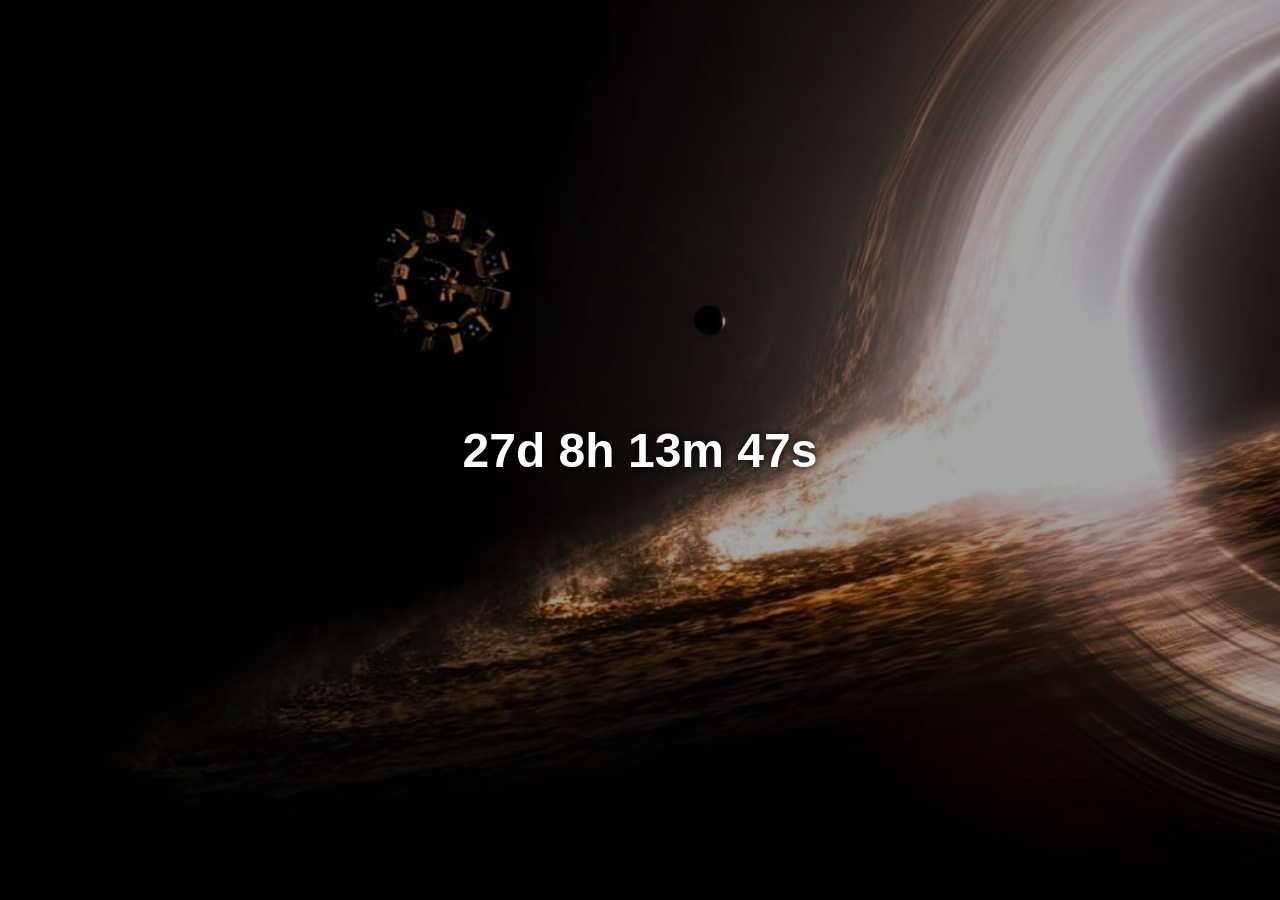
<file: Count-down/index.html>
<!DOCTYPE html>
<html>
  <head>
    <title>Countdown</title>
    <meta name="viewport" content="width=device-width, initial-scale=1.0" />
    <link rel="stylesheet" href="style.css" />
    <link rel="icon" type="image/jpeg" href="favicon.jpg" />
  </head>
  <body>
    <div id="overlay">
      <div id="countdown">Loading...</div>
    </div>

    <script src="script.js"></script>
  </body>
</html>
</file>
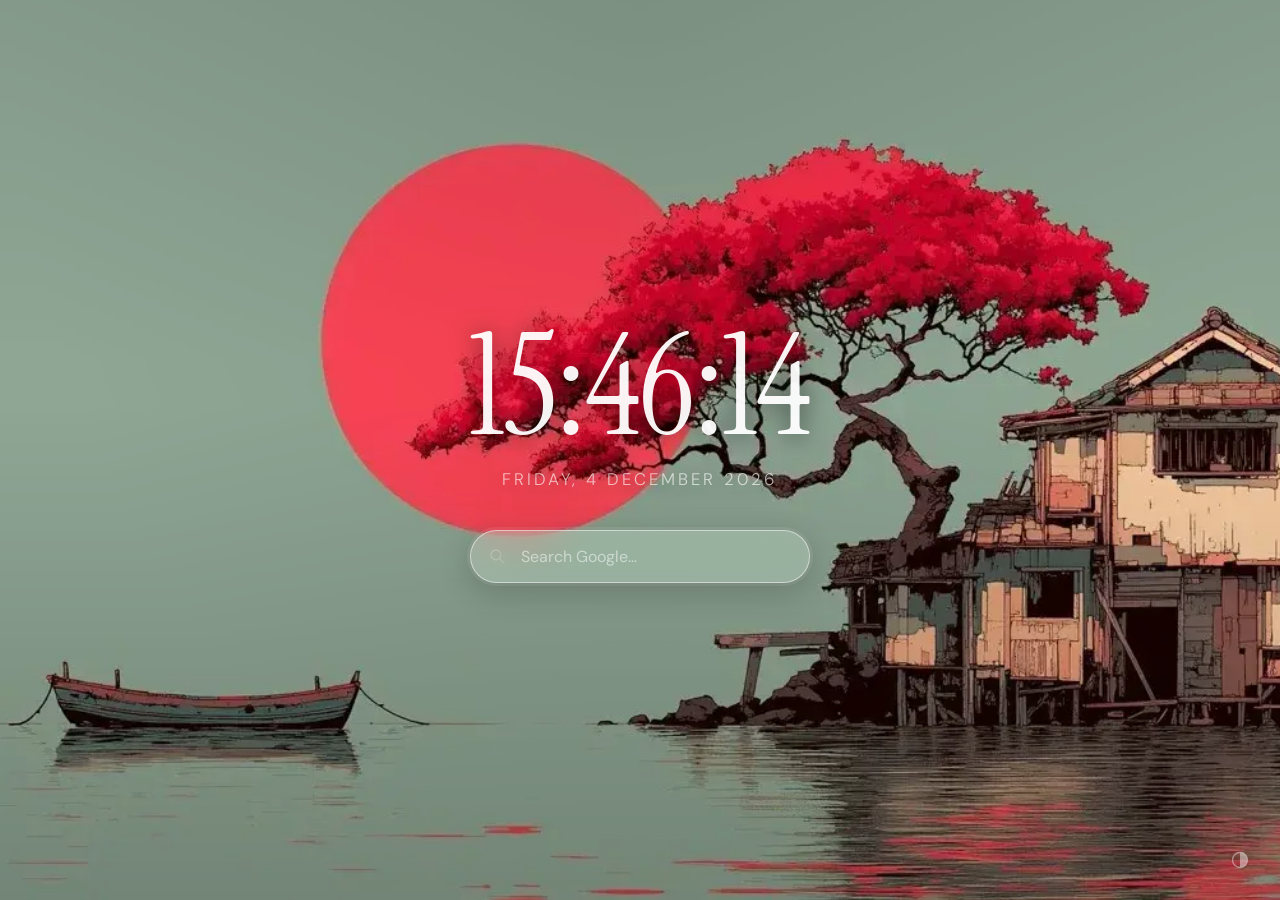
<file: newtab-extension/newtab.html>
<!DOCTYPE html>
<html lang="en">
<head>
  <meta charset="UTF-8" />
  <meta name="viewport" content="width=device-width, initial-scale=1.0" />
  <title>New Tab</title>
  <link rel="preconnect" href="https://fonts.googleapis.com" />
  <link rel="preconnect" href="https://fonts.gstatic.com" crossorigin />
  <!--
    Two fonts:
    - "Instrument Serif" for the clock (elegant, editorial)
    - "DM Sans" for all supporting UI text
  -->
  <link
    href="https://fonts.googleapis.com/css2?family=Instrument+Serif:ital@0;1&family=DM+Sans:ital,opsz,wght@0,9..40,300;0,9..40,400;0,9..40,500;1,9..40,300&display=swap"
    rel="stylesheet"
  />
  <link rel="stylesheet" href="styles.css" />
</head>
<body>

  <!-- ── Background layer ─────────────────────────────────── -->
  <div id="bg" aria-hidden="true">
    <!-- The <img> is injected by JS so we can control loading -->
  </div>

  <!-- Gradient overlay for readability (intensity toggled via class) -->
  <div id="overlay" aria-hidden="true"></div>

  <!-- ── Parallax container (subtle mouse-tracking) ────────── -->
  <div id="parallax-wrap">

    <!-- ── Main content ────────────────────────────────────── -->
    <main id="content">

      <!-- Clock -->
      <section class="clock-block" aria-label="Current time">
        <time id="clock" aria-live="polite">00:00:00</time>
        <p id="date"></p>
      </section>

      <!-- Search -->
      <section class="search-block" aria-label="Google Search">
        <form id="search-form" action="https://www.google.com/search" method="GET" autocomplete="off">
          <div class="search-wrap">
            <!-- Magnifier icon -->
            <svg class="search-icon" viewBox="0 0 24 24" aria-hidden="true" focusable="false">
              <circle cx="10.5" cy="10.5" r="6.5" fill="none" stroke="currentColor" stroke-width="1.8"/>
              <line x1="15.5" y1="15.5" x2="21" y2="21" stroke="currentColor" stroke-width="1.8" stroke-linecap="round"/>
            </svg>
            <input
              id="search-input"
              type="text"
              name="q"
              placeholder="Search Google…"
              aria-label="Search Google"
              spellcheck="false"
            />
          </div>
        </form>
      </section>

    </main>

  </div><!-- /parallax-wrap -->

  <!-- ── Overlay intensity toggle ─────────────────────────── -->
  <button
    id="overlay-toggle"
    class="control-btn"
    aria-label="Toggle overlay intensity"
    title="Toggle overlay intensity"
  >
    <!-- Half-circle icon -->
    <svg viewBox="0 0 24 24" aria-hidden="true" focusable="false">
      <path d="M12 3 A9 9 0 0 1 12 21 Z" fill="currentColor"/>
      <circle cx="12" cy="12" r="9" fill="none" stroke="currentColor" stroke-width="1.6"/>
    </svg>
  </button>

  <!-- ── Wallpaper credit ──────────────────────────────────── -->
  <p id="img-credit" aria-live="polite"></p>

  <script src="script.js"></script>
</body>
</html>
</file>
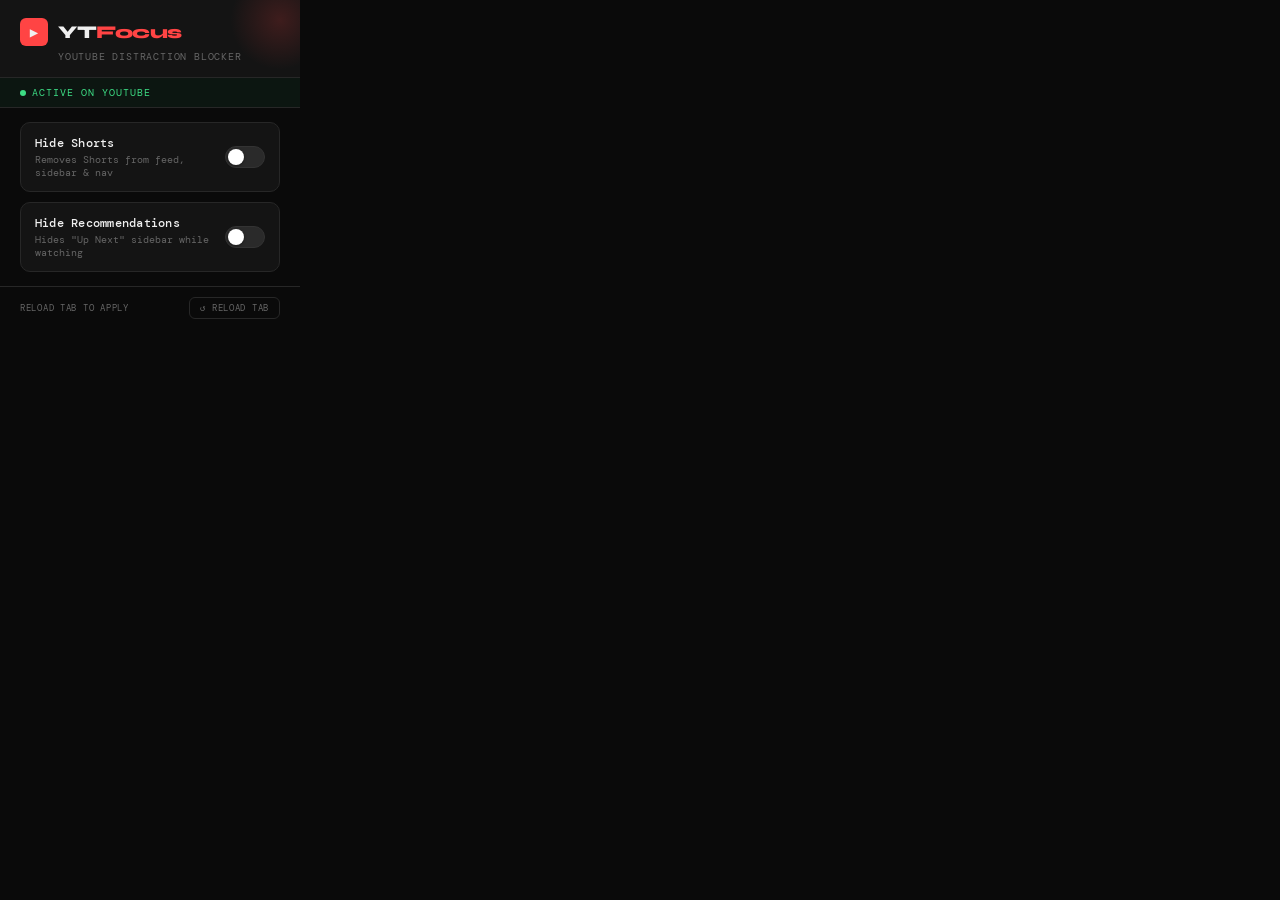
<file: yt-cleaner/popup.html>
<!DOCTYPE html>
<html lang="en">
<head>
  <meta charset="UTF-8" />
  <meta name="viewport" content="width=device-width, initial-scale=1.0" />
  <title>YT Focus</title>
  <style>
    @import url('https://fonts.googleapis.com/css2?family=DM+Mono:wght@400;500&family=Syne:wght@700;800&display=swap');

    *, *::before, *::after { box-sizing: border-box; margin: 0; padding: 0; }

    :root {
      --bg: #0a0a0a;
      --surface: #141414;
      --border: #272727;
      --accent: #ff4444;
      --accent2: #ff8c00;
      --text: #f0f0f0;
      --muted: #666;
      --on: #3ddc84;
      --radius: 10px;
    }

    body {
      width: 300px;
      background: var(--bg);
      color: var(--text);
      font-family: 'DM Mono', monospace;
      padding: 0;
      overflow: hidden;
    }

    /* Header */
    .header {
      background: var(--surface);
      border-bottom: 1px solid var(--border);
      padding: 18px 20px 14px;
      position: relative;
      overflow: hidden;
    }

    .header::before {
      content: '';
      position: absolute;
      top: -30px; right: -30px;
      width: 100px; height: 100px;
      background: radial-gradient(circle, rgba(255,68,68,0.18) 0%, transparent 70%);
      pointer-events: none;
    }

    .logo-row {
      display: flex;
      align-items: center;
      gap: 10px;
      margin-bottom: 4px;
    }

    .logo-icon {
      width: 28px; height: 28px;
      background: var(--accent);
      border-radius: 6px;
      display: flex; align-items: center; justify-content: center;
      font-size: 14px;
      flex-shrink: 0;
    }

    .logo-text {
      font-family: 'Syne', sans-serif;
      font-weight: 800;
      font-size: 18px;
      letter-spacing: -0.5px;
      color: var(--text);
    }

    .logo-text span {
      color: var(--accent);
    }

    .tagline {
      font-size: 10px;
      color: var(--muted);
      letter-spacing: 0.08em;
      text-transform: uppercase;
      margin-left: 38px;
    }

    /* Status bar */
    .status-bar {
      display: flex;
      align-items: center;
      gap: 6px;
      padding: 8px 20px;
      background: rgba(61,220,132,0.06);
      border-bottom: 1px solid var(--border);
      font-size: 10px;
      color: var(--on);
      text-transform: uppercase;
      letter-spacing: 0.1em;
    }

    .status-dot {
      width: 6px; height: 6px;
      border-radius: 50%;
      background: var(--on);
      animation: pulse 2s ease-in-out infinite;
    }

    @keyframes pulse {
      0%, 100% { opacity: 1; }
      50% { opacity: 0.4; }
    }

    /* Toggles */
    .toggles {
      padding: 14px 20px;
      display: flex;
      flex-direction: column;
      gap: 10px;
    }

    .toggle-row {
      display: flex;
      align-items: center;
      justify-content: space-between;
      background: var(--surface);
      border: 1px solid var(--border);
      border-radius: var(--radius);
      padding: 12px 14px;
      cursor: pointer;
      transition: border-color 0.2s, background 0.2s;
      user-select: none;
    }

    .toggle-row:hover {
      border-color: #3a3a3a;
      background: #1a1a1a;
    }

    .toggle-info {
      display: flex;
      flex-direction: column;
      gap: 2px;
    }

    .toggle-label {
      font-size: 12px;
      font-weight: 500;
      color: var(--text);
      letter-spacing: 0.02em;
    }

    .toggle-desc {
      font-size: 10px;
      color: var(--muted);
    }

    /* Switch */
    .switch {
      width: 40px; height: 22px;
      background: #2a2a2a;
      border-radius: 11px;
      position: relative;
      transition: background 0.25s;
      flex-shrink: 0;
      border: 1px solid #333;
    }

    .switch.on {
      background: var(--accent);
      border-color: var(--accent);
    }

    .switch::after {
      content: '';
      position: absolute;
      top: 2px; left: 2px;
      width: 16px; height: 16px;
      border-radius: 50%;
      background: #fff;
      transition: transform 0.25s cubic-bezier(.34,1.56,.64,1);
      box-shadow: 0 1px 3px rgba(0,0,0,0.4);
    }

    .switch.on::after {
      transform: translateX(18px);
    }

    /* Footer */
    .footer {
      padding: 10px 20px 14px;
      border-top: 1px solid var(--border);
      display: flex;
      align-items: center;
      justify-content: space-between;
    }

    .footer-note {
      font-size: 9px;
      color: var(--muted);
      text-transform: uppercase;
      letter-spacing: 0.08em;
    }

    .reload-btn {
      font-family: 'DM Mono', monospace;
      font-size: 9px;
      background: transparent;
      border: 1px solid var(--border);
      color: var(--muted);
      padding: 4px 10px;
      border-radius: 6px;
      cursor: pointer;
      text-transform: uppercase;
      letter-spacing: 0.08em;
      transition: color 0.2s, border-color 0.2s;
    }

    .reload-btn:hover {
      color: var(--text);
      border-color: #444;
    }

    /* Toast */
    .toast {
      position: fixed;
      bottom: 12px; left: 50%;
      transform: translateX(-50%) translateY(40px);
      background: var(--surface);
      border: 1px solid var(--border);
      color: var(--on);
      font-size: 10px;
      padding: 6px 14px;
      border-radius: 20px;
      opacity: 0;
      transition: opacity 0.2s, transform 0.2s;
      pointer-events: none;
      white-space: nowrap;
      text-transform: uppercase;
      letter-spacing: 0.08em;
    }

    .toast.show {
      opacity: 1;
      transform: translateX(-50%) translateY(0);
    }
  </style>
</head>
<body>

  <div class="header">
    <div class="logo-row">
      <div class="logo-icon">▶</div>
      <div class="logo-text">YT<span>Focus</span></div>
    </div>
    <div class="tagline">YouTube distraction blocker</div>
  </div>

  <div class="status-bar">
    <div class="status-dot"></div>
    Active on YouTube
  </div>

  <div class="toggles">

    <div class="toggle-row" id="row-shorts">
      <div class="toggle-info">
        <div class="toggle-label">Hide Shorts</div>
        <div class="toggle-desc">Removes Shorts from feed, sidebar & nav</div>
      </div>
      <div class="switch" id="switch-shorts"></div>
    </div>

    <div class="toggle-row" id="row-rec">
      <div class="toggle-info">
        <div class="toggle-label">Hide Recommendations</div>
        <div class="toggle-desc">Hides "Up Next" sidebar while watching</div>
      </div>
      <div class="switch" id="switch-rec"></div>
    </div>

  </div>

  <div class="footer">
    <span class="footer-note">Reload tab to apply</span>
    <button class="reload-btn" id="reload-btn">↺ Reload Tab</button>
  </div>

  <div class="toast" id="toast">Settings saved</div>

  <script src="popup.js"></script>
</body>
</html>
</file>
<file: Count-down/style.css>
html,
body {
  margin: 0;
  padding: 0;
  width: 100%;
  height: 100%;
  overflow: hidden;
}

/* Hide Chrome NTP footer + customize button */
.ntp-bottom,
.footer,
#footer,
#center-stack,
#customize-button,
.customize-button,
div[role="button"][aria-label^="Customize"],
div[aria-label="Customize Chrome"],
.cr-row,
.promo-card,
.mv-tiles,
.top-sites,
.most-visited,
#most-visited,
#mv-container {
  display: none !important;
  visibility: hidden !important;
  height: 0 !important;
  opacity: 0 !important;
}

body {
  background: url("background.jpg") no-repeat center center fixed;
  background-size: cover;
  font-family: "Poppins", sans-serif;
}

#overlay {
  width: 100vw;
  height: 100vh;
  position: fixed;
  top: 0;
  left: 0;
  background: rgba(0, 0, 0, 0.35);
  display: flex;
  justify-content: center;
  align-items: center;
}

#countdown {
  font-size: 48px;
  color: white;
  font-weight: 600;
  text-shadow: 0 0 10px black;
  text-align: center;
}
</file>
<file: newtab-extension/styles.css>
/* ═══════════════════════════════════════════════════════════
   Lumina New Tab — styles.css
   Adaptive theming via --text-* CSS variables set by JS.
   All animations use CSS; JS only touches class/variable.
═══════════════════════════════════════════════════════════ */

/* ── Reset & root ───────────────────────────────────────── */
*,
*::before,
*::after {
  box-sizing: border-box;
  margin: 0;
  padding: 0;
}

:root {
  /* Defaults overridden by JS contrast detection */
  --text-primary: rgba(255, 255, 255, 0.95);
  --text-secondary: rgba(255, 255, 255, 0.65);
  --text-shadow: 0 2px 24px rgba(0, 0, 0, 0.55);
  --search-bg: rgba(255, 255, 255, 0.14);
  --search-border: rgba(255, 255, 255, 0.28);
  --search-focus: rgba(255, 255, 255, 0.22);
  --search-text: rgba(255, 255, 255, 0.95);
  --search-placeholder: rgba(255, 255, 255, 0.5);
  --overlay-opacity: 0.38; /* default overlay strength */
  --control-color: rgba(255, 255, 255, 0.7);

  /* Parallax travel distance */
  --px: 0px;
  --py: 0px;

  /* Font stacks */
  --font-clock: "Instrument Serif", Georgia, serif;
  --font-ui: "DM Sans", system-ui, sans-serif;
}

/* ── Body ───────────────────────────────────────────────── */
html,
body {
  width: 100%;
  height: 100%;
  overflow: hidden;
  background: #0a0a0a;
  font-family: var(--font-ui);
  -webkit-font-smoothing: antialiased;
}

body {
  display: flex;
  align-items: center;
  justify-content: center;
}

/* ── Background ─────────────────────────────────────────── */
#bg {
  position: fixed;
  inset: -20px; /* slightly oversized for parallax travel */
  z-index: 0;
  background: #0a0a0a;
  overflow: hidden;
}

#bg img {
  width: 100%;
  height: 100%;
  object-fit: cover;
  object-position: center;
  display: block;
  opacity: 0;
  /* GPU-composited fade-in; no layout reflow */
  transition: opacity 0.9s cubic-bezier(0.4, 0, 0.2, 1);
  will-change: opacity;
}

#bg img.loaded {
  opacity: 1;
}

/* ── Gradient overlay ───────────────────────────────────── */
#overlay {
  position: fixed;
  inset: 0;
  z-index: 1;
  /* Cinematic dual-gradient: dark vignette + bottom lift */
  background:
    radial-gradient(ellipse at 50% 0%, rgba(0, 0, 0, 0.18) 0%, transparent 70%),
    linear-gradient(to top, rgba(0, 0, 0, 0.52) 0%, transparent 55%),
    linear-gradient(to bottom, rgba(0, 0, 0, 0.2) 0%, transparent 40%);
  opacity: var(--overlay-opacity);
  transition: opacity 0.4s ease;
  pointer-events: none;
}

/* Stronger overlay class */
#overlay.strong {
  --overlay-opacity: 0.72;
  background:
    radial-gradient(ellipse at 50% 50%, rgba(0, 0, 0, 0.3) 0%, transparent 80%),
    linear-gradient(to top, rgba(0, 0, 0, 0.8) 0%, transparent 60%),
    linear-gradient(to bottom, rgba(0, 0, 0, 0.45) 0%, transparent 50%);
}

/* No overlay class */
#overlay.minimal {
  --overlay-opacity: 0.1;
}

/* ── Parallax wrapper ───────────────────────────────────── */
#parallax-wrap {
  position: fixed;
  inset: 0;
  z-index: 2;
  display: flex;
  align-items: center;
  justify-content: center;
  /* Hardware-accelerated transform driven by CSS variables */
  transform: translate(var(--px), var(--py));
  transition: transform 0.12s linear;
  will-change: transform;
}

/* ── Main content ───────────────────────────────────────── */
#content {
  display: flex;
  flex-direction: column;
  align-items: center;
  gap: 40px;
  padding: 24px;
  /* Fade-in on load */
  opacity: 0;
  transform: translateY(10px);
  animation: contentReveal 0.7s 0.3s cubic-bezier(0.22, 1, 0.36, 1) forwards;
}

@keyframes contentReveal {
  to {
    opacity: 1;
    transform: translateY(0);
  }
}

/* ── Clock ──────────────────────────────────────────────── */
.clock-block {
  text-align: center;
  user-select: none;
}

#clock {
  display: block;
  font-family: var(--font-clock);
  font-size: clamp(4.5rem, 11vw, 9rem);
  font-weight: 400;
  letter-spacing: -0.01em;
  color: var(--text-primary);
  text-shadow: var(--text-shadow);
  line-height: 1;
  /* Tabular nums so digits don't shift */
  font-variant-numeric: tabular-nums;
  transition:
    color 0.5s ease,
    text-shadow 0.5s ease;
}

#date {
  margin-top: 10px;
  font-family: var(--font-ui);
  font-size: clamp(0.85rem, 1.6vw, 1.05rem);
  font-weight: 300;
  letter-spacing: 0.18em;
  text-transform: uppercase;
  color: var(--text-secondary);
  text-shadow: var(--text-shadow);
  transition:
    color 0.5s ease,
    text-shadow 0.5s ease;
}

/* ── Search bar ─────────────────────────────────────────── */
.search-block {
  width: 100%;
  max-width: 560px;
}

#search-form {
  width: 100%;
}

.search-wrap {
  position: relative;
  display: flex;
  align-items: center;
}

.search-icon {
  position: absolute;
  left: 18px;
  width: 18px;
  height: 18px;
  color: var(--search-text);
  opacity: 0.7;
  pointer-events: none;
  transition:
    color 0.5s ease,
    opacity 0.3s ease;
  flex-shrink: 0;
}

#search-input {
  width: 100%;
  padding: 15px 20px 15px 50px;
  font-family: var(--font-ui);
  font-size: 1rem;
  font-weight: 400;
  color: var(--search-text);
  background: var(--search-bg);
  border: 1px solid var(--search-border);
  border-radius: 40px;
  outline: none;
  cursor: text;
  /* Glassmorphism */
  backdrop-filter: blur(18px) saturate(1.6);
  -webkit-backdrop-filter: blur(18px) saturate(1.6);
  transition:
    background 0.25s ease,
    border-color 0.25s ease,
    box-shadow 0.25s ease,
    color 0.5s ease;
}

#search-input::placeholder {
  color: var(--search-placeholder);
  transition: color 0.5s ease;
}

#search-input:focus {
  background: var(--search-focus);
  border-color: rgba(255, 255, 255, 0.5);
  box-shadow:
    0 0 0 3px rgba(255, 255, 255, 0.08),
    0 8px 32px rgba(0, 0, 0, 0.2);
}

#search-input:focus + .search-icon,
.search-wrap:focus-within .search-icon {
  opacity: 1;
}

/* Dark theme overrides when contrast detection sets .dark-ui */
body.dark-ui {
  --text-primary: rgba(15, 15, 15, 0.92);
  --text-secondary: rgba(15, 15, 15, 0.6);
  --text-shadow: 0 1px 12px rgba(255, 255, 255, 0.25);
  --search-bg: rgba(0, 0, 0, 0.1);
  --search-border: rgba(0, 0, 0, 0.22);
  --search-focus: rgba(0, 0, 0, 0.15);
  --search-text: rgba(10, 10, 10, 0.92);
  --search-placeholder: rgba(20, 20, 20, 0.45);
  --control-color: rgba(10, 10, 10, 0.65);
}

/* ── Controls ───────────────────────────────────────────── */
.control-btn {
  position: fixed;
  bottom: 22px;
  right: 22px;
  z-index: 10;
  width: 36px;
  height: 36px;
  padding: 8px;
  background: transparent;
  border: none;
  cursor: pointer;
  color: var(--control-color);
  opacity: 0.6;
  transition: none;
}

.control-btn:hover {
  opacity: 1;
}

.control-btn svg {
  width: 100%;
  height: 100%;
}

/* ── Wallpaper credit ───────────────────────────────────── */
#img-credit {
  position: fixed;
  bottom: 14px;
  left: 20px;
  z-index: 10;
  font-size: 0.68rem;
  font-family: var(--font-ui);
  font-weight: 300;
  letter-spacing: 0.04em;
  color: var(--text-secondary);
  text-shadow: 0 1px 6px rgba(0, 0, 0, 0.4);
  opacity: 0.7;
  transition: color 0.5s ease;
  pointer-events: none;
}

/* ── Utility: no-transition during theme switch ─────────── */
body.no-transition * {
  transition: none !important;
}

/* ── Reduced motion ─────────────────────────────────────── */
@media (prefers-reduced-motion: reduce) {
  #bg img {
    transition: none;
  }
  #content {
    animation: none;
    opacity: 1;
    transform: none;
  }
  #parallax-wrap {
    transition: none;
  }
}
</file>
